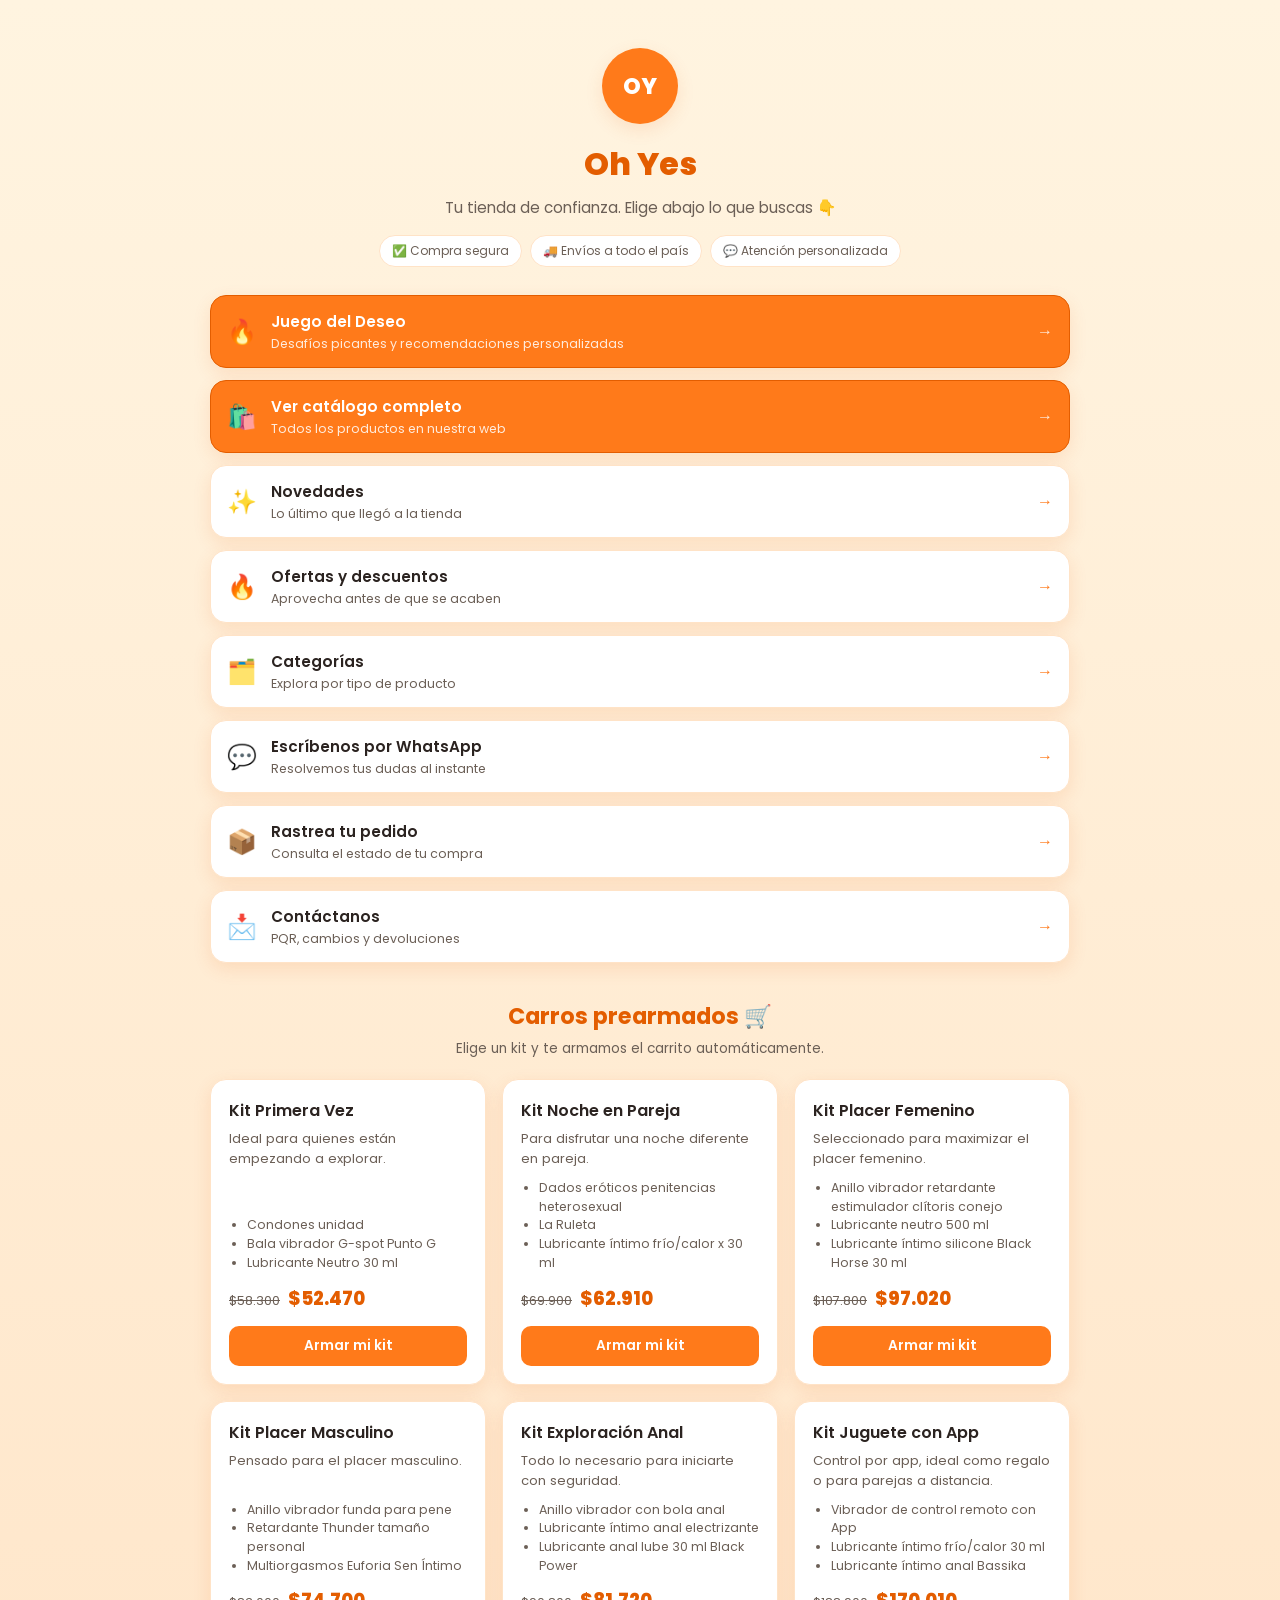
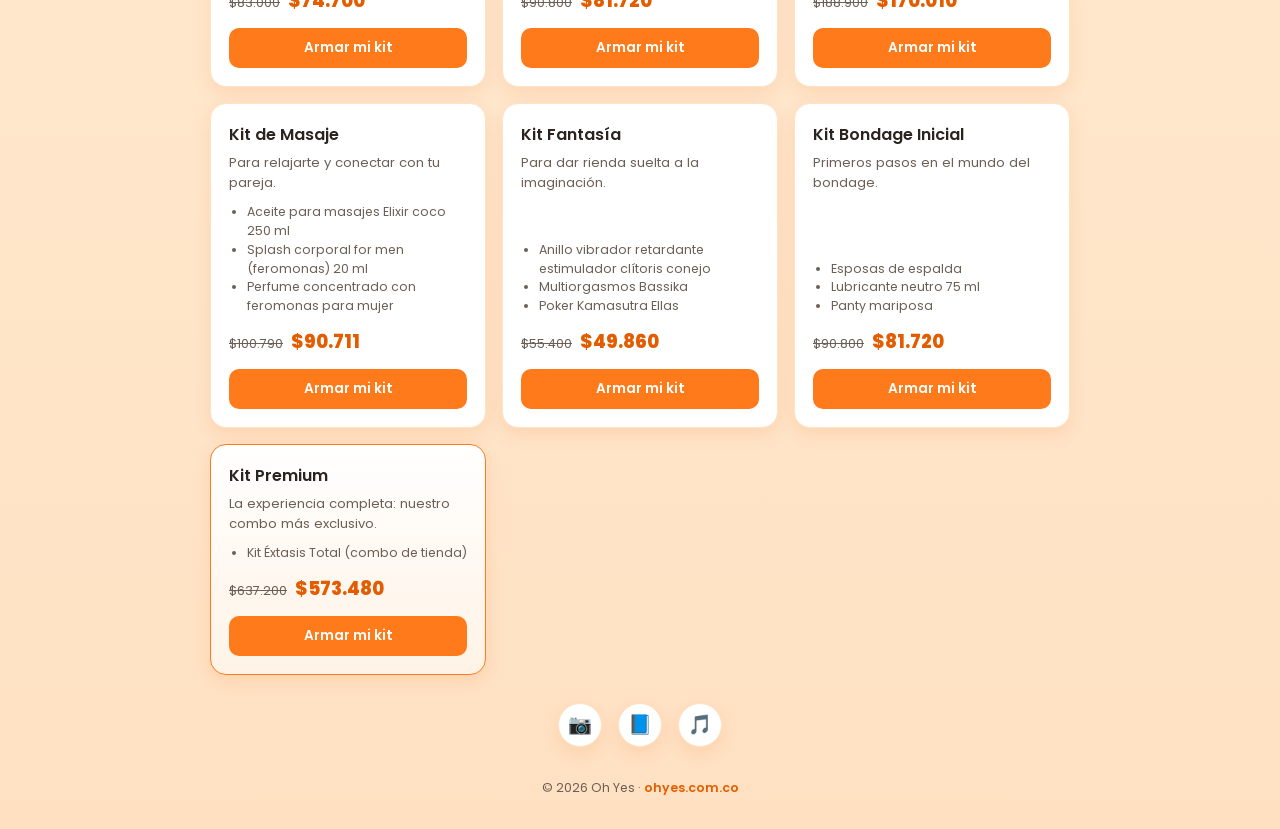
<file: index.html>
<!DOCTYPE html>
<html lang="es">
<head>
  <meta charset="UTF-8" />
  <meta name="viewport" content="width=device-width, initial-scale=1.0" />
  <title>Oh Yes | Accesos rápidos</title>
  <meta name="description" content="Todos los productos y canales de Oh Yes en un solo lugar. Encuentra lo que buscas más rápido." />
  <link rel="preconnect" href="https://fonts.googleapis.com" />
  <link rel="preconnect" href="https://fonts.gstatic.com" crossorigin />
  <link href="https://fonts.googleapis.com/css2?family=Poppins:wght@400;600;700;800&display=swap" rel="stylesheet" />
  <link href="styles.css" rel="stylesheet" type="text/css" />
</head>
<body>

  <main class="page">
    <header class="hero">
      <div class="avatar" aria-hidden="true">OY</div>
      <h1>Oh Yes</h1>
      <p class="tagline">Tu tienda de confianza. Elige abajo lo que buscas 👇</p>
      <div class="trust-badges">
        <span class="badge">✅ Compra segura</span>
        <span class="badge">🚚 Envíos a todo el país</span>
        <span class="badge">💬 Atención personalizada</span>
      </div>
    </header>

    <section class="links" aria-label="Accesos rápidos">

      <a class="link-card featured" href="juego.html" rel="noopener">
        <span class="icon">🔥</span>
        <span class="text">
          <strong>Juego del Deseo</strong>
          <small>Desafíos picantes y recomendaciones personalizadas</small>
        </span>
        <span class="arrow">→</span>
      </a>

      <a class="link-card featured" href="https://ohyes.com.co" target="_blank" rel="noopener">
        <span class="icon">🛍️</span>
        <span class="text">
          <strong>Ver catálogo completo</strong>
          <small>Todos los productos en nuestra web</small>
        </span>
        <span class="arrow">→</span>
      </a>

      <a class="link-card" href="https://ohyes.com.co/productos/nuevos" target="_blank" rel="noopener">
        <span class="icon">✨</span>
        <span class="text">
          <strong>Novedades</strong>
          <small>Lo último que llegó a la tienda</small>
        </span>
        <span class="arrow">→</span>
      </a>

      <a class="link-card" href="https://ohyes.com.co/productos/ofertas" target="_blank" rel="noopener">
        <span class="icon">🔥</span>
        <span class="text">
          <strong>Ofertas y descuentos</strong>
          <small>Aprovecha antes de que se acaben</small>
        </span>
        <span class="arrow">→</span>
      </a>

      <a class="link-card" href="https://ohyes.com.co/categorias" target="_blank" rel="noopener">
        <span class="icon">🗂️</span>
        <span class="text">
          <strong>Categorías</strong>
          <small>Explora por tipo de producto</small>
        </span>
        <span class="arrow">→</span>
      </a>

      <a class="link-card" href="https://wa.me/573005209029" target="_blank" rel="noopener">
        <span class="icon">💬</span>
        <span class="text">
          <strong>Escríbenos por WhatsApp</strong>
          <small>Resolvemos tus dudas al instante</small>
        </span>
        <span class="arrow">→</span>
      </a>

      <a class="link-card" href="https://ohyes.com.co/rastreo" target="_blank" rel="noopener">
        <span class="icon">📦</span>
        <span class="text">
          <strong>Rastrea tu pedido</strong>
          <small>Consulta el estado de tu compra</small>
        </span>
        <span class="arrow">→</span>
      </a>

      <a class="link-card" href="https://ohyes.com.co/contacto" target="_blank" rel="noopener">
        <span class="icon">📩</span>
        <span class="text">
          <strong>Contáctanos</strong>
          <small>PQR, cambios y devoluciones</small>
        </span>
        <span class="arrow">→</span>
      </a>

    </section>

    <section class="kits" aria-label="Carros prearmados">
      <h2>Carros prearmados 🛒</h2>
      <p class="section-sub">Elige un kit y te armamos el carrito automáticamente.</p>

      <div class="kit-grid">

        <article class="kit-card">
          <h3>Kit Primera Vez</h3>
          <p class="kit-desc">Ideal para quienes están empezando a explorar.</p>
          <ul class="kit-items">
            <li>Condones unidad</li>
            <li>Bala vibrador G-spot Punto G</li>
            <li>Lubricante Neutro 30 ml</li>
          </ul>
          <p class="kit-price"><span class="kit-old">$58.300</span> <span class="kit-new">$52.470</span></p>
          <a class="kit-btn" href="https://www.ohyes.com.co/carrito/?kit=primera-vez" target="_blank" rel="noopener">Armar mi kit</a>
        </article>

        <article class="kit-card">
          <h3>Kit Noche en Pareja</h3>
          <p class="kit-desc">Para disfrutar una noche diferente en pareja.</p>
          <ul class="kit-items">
            <li>Dados eróticos penitencias heterosexual</li>
            <li>La Ruleta</li>
            <li>Lubricante íntimo frío/calor x 30 ml</li>
          </ul>
          <p class="kit-price"><span class="kit-old">$69.900</span> <span class="kit-new">$62.910</span></p>
          <a class="kit-btn" href="https://www.ohyes.com.co/carrito/?kit=noche-pareja" target="_blank" rel="noopener">Armar mi kit</a>
        </article>

        <article class="kit-card">
          <h3>Kit Placer Femenino</h3>
          <p class="kit-desc">Seleccionado para maximizar el placer femenino.</p>
          <ul class="kit-items">
            <li>Anillo vibrador retardante estimulador clítoris conejo</li>
            <li>Lubricante neutro 500 ml</li>
            <li>Lubricante íntimo silicone Black Horse 30 ml</li>
          </ul>
          <p class="kit-price"><span class="kit-old">$107.800</span> <span class="kit-new">$97.020</span></p>
          <a class="kit-btn" href="https://www.ohyes.com.co/carrito/?kit=placer-femenino" target="_blank" rel="noopener">Armar mi kit</a>
        </article>

        <article class="kit-card">
          <h3>Kit Placer Masculino</h3>
          <p class="kit-desc">Pensado para el placer masculino.</p>
          <ul class="kit-items">
            <li>Anillo vibrador funda para pene</li>
            <li>Retardante Thunder tamaño personal</li>
            <li>Multiorgasmos Euforia Sen Íntimo</li>
          </ul>
          <p class="kit-price"><span class="kit-old">$83.000</span> <span class="kit-new">$74.700</span></p>
          <a class="kit-btn" href="https://www.ohyes.com.co/carrito/?kit=placer-masculino" target="_blank" rel="noopener">Armar mi kit</a>
        </article>

        <article class="kit-card">
          <h3>Kit Exploración Anal</h3>
          <p class="kit-desc">Todo lo necesario para iniciarte con seguridad.</p>
          <ul class="kit-items">
            <li>Anillo vibrador con bola anal</li>
            <li>Lubricante íntimo anal electrizante</li>
            <li>Lubricante anal lube 30 ml Black Power</li>
          </ul>
          <p class="kit-price"><span class="kit-old">$90.800</span> <span class="kit-new">$81.720</span></p>
          <a class="kit-btn" href="https://www.ohyes.com.co/carrito/?kit=exploracion-anal" target="_blank" rel="noopener">Armar mi kit</a>
        </article>

        <article class="kit-card">
          <h3>Kit Juguete con App</h3>
          <p class="kit-desc">Control por app, ideal como regalo o para parejas a distancia.</p>
          <ul class="kit-items">
            <li>Vibrador de control remoto con App</li>
            <li>Lubricante íntimo frío/calor 30 ml</li>
            <li>Lubricante íntimo anal Bassika</li>
          </ul>
          <p class="kit-price"><span class="kit-old">$188.900</span> <span class="kit-new">$170.010</span></p>
          <a class="kit-btn" href="https://www.ohyes.com.co/carrito/?kit=juguete-app" target="_blank" rel="noopener">Armar mi kit</a>
        </article>

        <article class="kit-card">
          <h3>Kit de Masaje</h3>
          <p class="kit-desc">Para relajarte y conectar con tu pareja.</p>
          <ul class="kit-items">
            <li>Aceite para masajes Elixir coco 250 ml</li>
            <li>Splash corporal for men (feromonas) 20 ml</li>
            <li>Perfume concentrado con feromonas para mujer</li>
          </ul>
          <p class="kit-price"><span class="kit-old">$100.790</span> <span class="kit-new">$90.711</span></p>
          <a class="kit-btn" href="https://www.ohyes.com.co/carrito/?kit=masaje" target="_blank" rel="noopener">Armar mi kit</a>
        </article>

        <article class="kit-card">
          <h3>Kit Fantasía</h3>
          <p class="kit-desc">Para dar rienda suelta a la imaginación.</p>
          <ul class="kit-items">
            <li>Anillo vibrador retardante estimulador clítoris conejo</li>
            <li>Multiorgasmos Bassika</li>
            <li>Poker Kamasutra Ellas</li>
          </ul>
          <p class="kit-price"><span class="kit-old">$55.400</span> <span class="kit-new">$49.860</span></p>
          <a class="kit-btn" href="https://www.ohyes.com.co/carrito/?kit=fantasia" target="_blank" rel="noopener">Armar mi kit</a>
        </article>

        <article class="kit-card">
          <h3>Kit Bondage Inicial</h3>
          <p class="kit-desc">Primeros pasos en el mundo del bondage.</p>
          <ul class="kit-items">
            <li>Esposas de espalda</li>
            <li>Lubricante neutro 75 ml</li>
            <li>Panty mariposa</li>
          </ul>
          <p class="kit-price"><span class="kit-old">$90.800</span> <span class="kit-new">$81.720</span></p>
          <a class="kit-btn" href="https://www.ohyes.com.co/carrito/?kit=bondage-inicial" target="_blank" rel="noopener">Armar mi kit</a>
        </article>

        <article class="kit-card featured">
          <h3>Kit Premium</h3>
          <p class="kit-desc">La experiencia completa: nuestro combo más exclusivo.</p>
          <ul class="kit-items">
            <li>Kit Éxtasis Total (combo de tienda)</li>
          </ul>
          <p class="kit-price"><span class="kit-old">$637.200</span> <span class="kit-new">$573.480</span></p>
          <a class="kit-btn" href="https://www.ohyes.com.co/carrito/?kit=premium" target="_blank" rel="noopener">Armar mi kit</a>
        </article>

      </div>
    </section>

    <section class="socials" aria-label="Redes sociales">
      <a href="https://instagram.com/ohyes.com.co" target="_blank" rel="noopener" aria-label="Instagram">📷</a>
      <a href="https://facebook.com/ohyes.com.co" target="_blank" rel="noopener" aria-label="Facebook">📘</a>
      <a href="https://tiktok.com/@ohyes.com.co" target="_blank" rel="noopener" aria-label="TikTok">🎵</a>
    </section>

    <footer class="footer">
      <p>© <span id="year"></span> Oh Yes · <a href="https://ohyes.com.co" target="_blank" rel="noopener">ohyes.com.co</a></p>
    </footer>
  </main>

  <script>
    document.getElementById('year').textContent = new Date().getFullYear();
  </script>

</body>
</html>
</file>
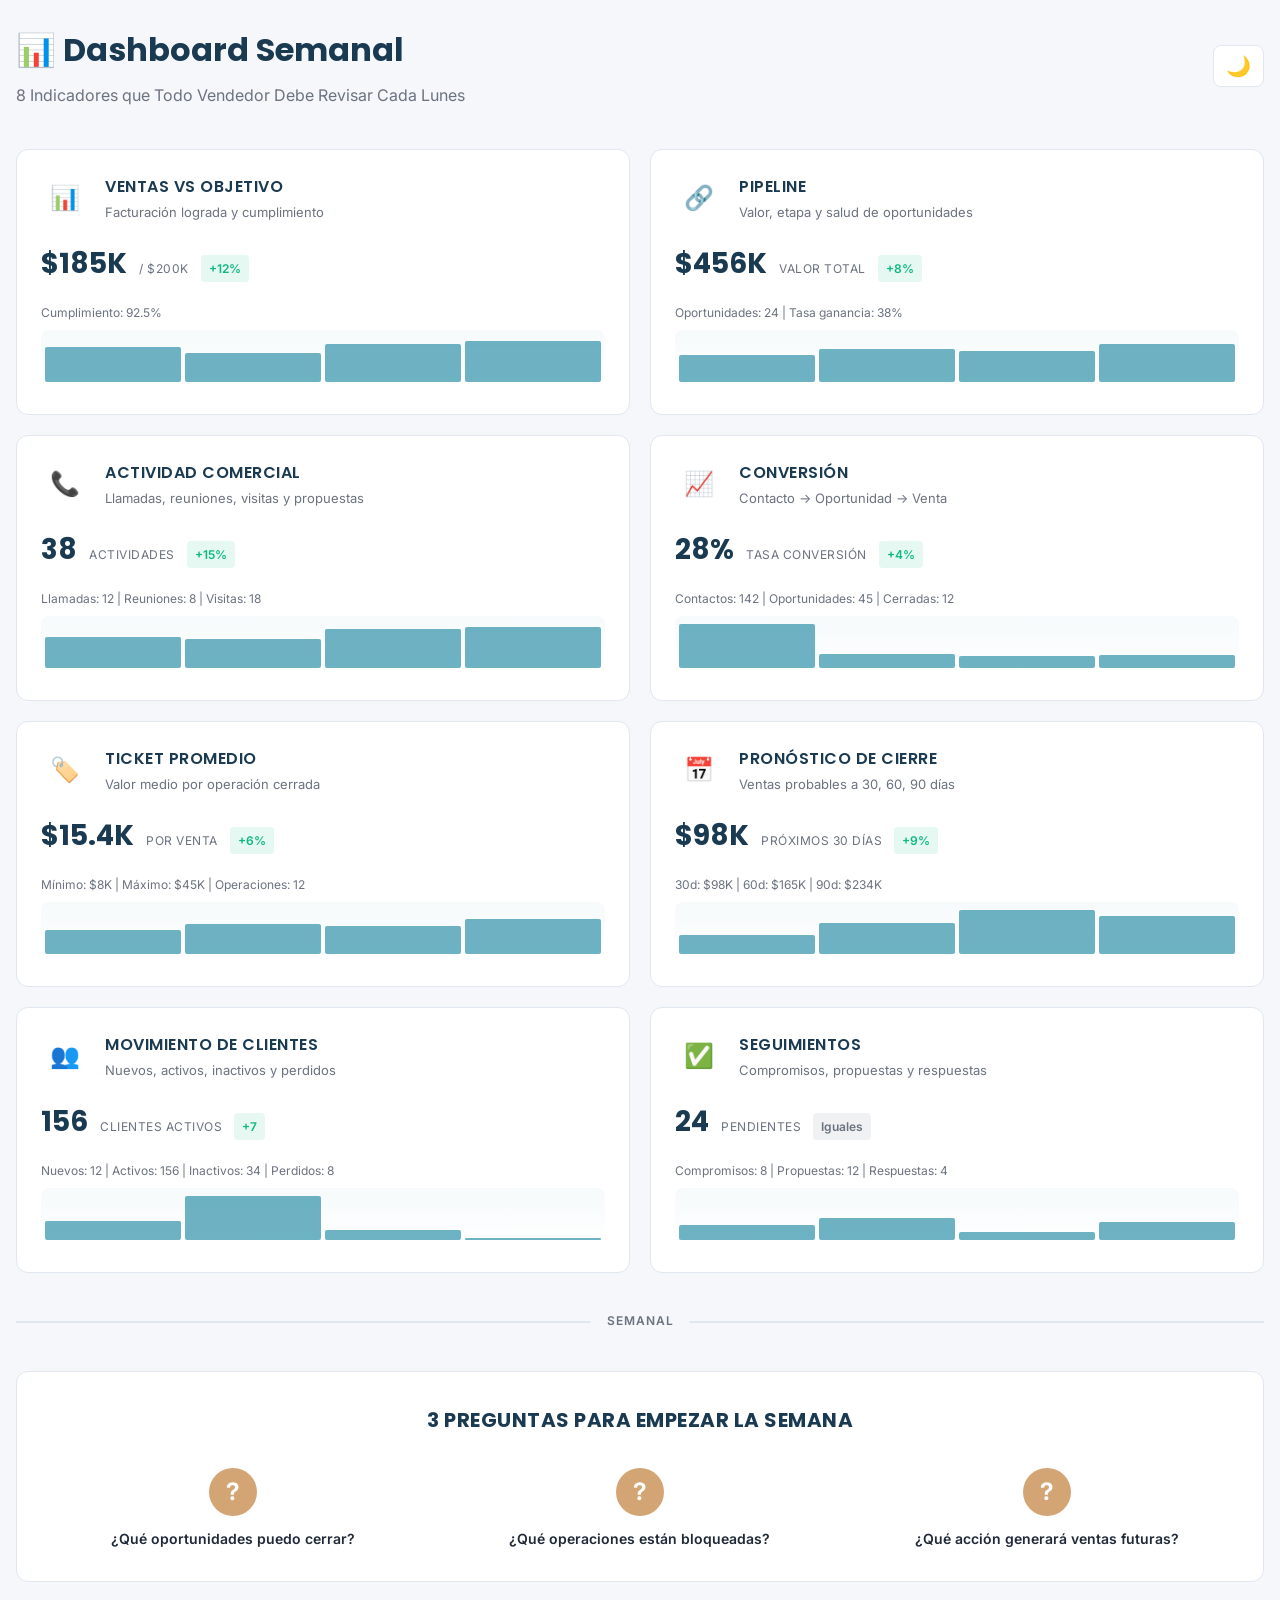
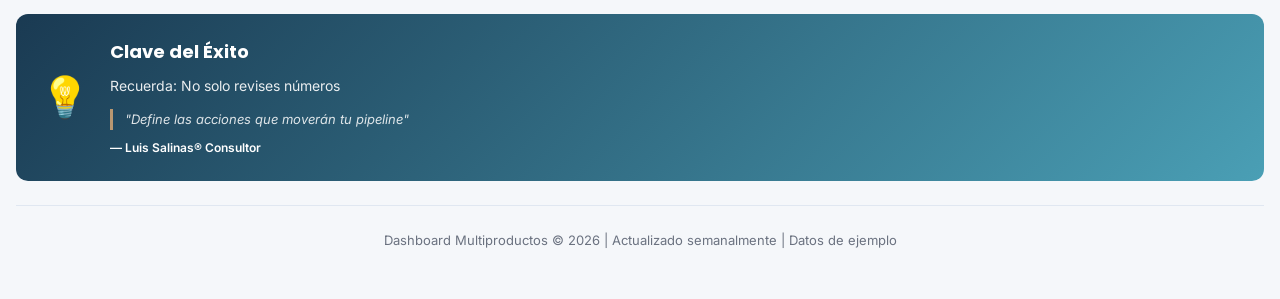
<file: dashboard-indicadores.html>
<!DOCTYPE html>
<html lang="es">
<head>
    <meta charset="UTF-8">
    <meta name="viewport" content="width=device-width, initial-scale=1.0">
    <title>Dashboard Indicadores - Multiproductos</title>
    <link rel="stylesheet" href="https://fonts.googleapis.com/css2?family=Poppins:wght@600;700;800&family=Inter:wght@400;500;600&display=swap">
    <style>
        :root {
            --color-primary: #1a3a52;
            --color-secondary: #4a9fb5;
            --color-accent: #d4a574;
            --color-success: #10b981;
            --color-warning: #f59e0b;
            --color-danger: #ef4444;
            --color-bg: #f5f7fa;
            --color-surface: #ffffff;
            --color-border: #e0e7f1;
            --color-text: #1f2937;
            --color-text-secondary: #6b7280;
            --color-text-light: #9ca3af;
        }

        @media (prefers-color-scheme: dark) {
            :root:not([data-theme="light"]) {
                --color-bg: #0f1419;
                --color-surface: #1a1f2e;
                --color-border: #2d3748;
                --color-text: #f3f4f6;
                --color-text-secondary: #d1d5db;
                --color-text-light: #9ca3af;
            }
        }

        :root[data-theme="dark"] {
            --color-bg: #0f1419;
            --color-surface: #1a1f2e;
            --color-border: #2d3748;
            --color-text: #f3f4f6;
            --color-text-secondary: #d1d5db;
            --color-text-light: #9ca3af;
        }

        * {
            margin: 0;
            padding: 0;
            box-sizing: border-box;
        }

        body {
            font-family: 'Inter', -apple-system, BlinkMacSystemFont, 'Segoe UI', sans-serif;
            background: var(--color-bg);
            color: var(--color-text);
            line-height: 1.6;
            padding: 24px 16px;
        }

        .container {
            max-width: 1400px;
            margin: 0 auto;
        }

        .header {
            margin-bottom: 40px;
        }

        .header-top {
            display: flex;
            justify-content: space-between;
            align-items: center;
            margin-bottom: 12px;
        }

        .header-title {
            font-family: 'Poppins', sans-serif;
            font-size: 32px;
            font-weight: 700;
            color: var(--color-primary);
            text-wrap: balance;
        }

        .header-subtitle {
            font-size: 16px;
            color: var(--color-text-secondary);
            margin-top: 8px;
        }

        .theme-toggle {
            background: var(--color-surface);
            border: 1px solid var(--color-border);
            border-radius: 8px;
            padding: 8px 12px;
            cursor: pointer;
            font-size: 20px;
            transition: all 0.3s ease;
        }

        .theme-toggle:hover {
            background: var(--color-border);
        }

        .indicators-grid {
            display: grid;
            grid-template-columns: repeat(auto-fit, minmax(320px, 1fr));
            gap: 20px;
            margin-bottom: 40px;
        }

        @media (min-width: 1200px) {
            .indicators-grid {
                grid-template-columns: repeat(2, 1fr);
            }
        }

        .indicator-card {
            background: var(--color-surface);
            border: 1px solid var(--color-border);
            border-radius: 12px;
            padding: 24px;
            transition: all 0.3s ease;
        }

        .indicator-card:hover {
            border-color: var(--color-secondary);
            box-shadow: 0 4px 12px rgba(74, 159, 181, 0.1);
            transform: translateY(-2px);
        }

        .card-header {
            display: flex;
            align-items: center;
            gap: 16px;
            margin-bottom: 20px;
        }

        .card-icon {
            width: 48px;
            height: 48px;
            background: linear-gradient(135deg, var(--color-secondary), var(--color-secondary)aa);
            border-radius: 10px;
            display: flex;
            align-items: center;
            justify-content: center;
            font-size: 24px;
            flex-shrink: 0;
        }

        .card-number {
            width: 32px;
            height: 32px;
            background: var(--color-accent);
            border-radius: 50%;
            display: flex;
            align-items: center;
            justify-content: center;
            font-weight: 600;
            color: white;
            font-size: 14px;
        }

        .card-title-section h3 {
            font-family: 'Poppins', sans-serif;
            font-size: 16px;
            font-weight: 600;
            color: var(--color-primary);
            margin-bottom: 4px;
            text-transform: uppercase;
            letter-spacing: 0.5px;
        }

        .card-description {
            font-size: 13px;
            color: var(--color-text-secondary);
            line-height: 1.4;
        }

        .card-metric {
            display: flex;
            align-items: baseline;
            gap: 12px;
            margin-bottom: 16px;
        }

        .metric-value {
            font-family: 'Poppins', sans-serif;
            font-size: 28px;
            font-weight: 700;
            color: var(--color-primary);
            font-variant-numeric: tabular-nums;
        }

        .metric-label {
            font-size: 12px;
            color: var(--color-text-secondary);
            text-transform: uppercase;
            letter-spacing: 0.5px;
        }

        .metric-change {
            font-size: 12px;
            font-weight: 600;
            padding: 4px 8px;
            border-radius: 4px;
            display: inline-block;
        }

        .metric-change.positive {
            background: rgba(16, 185, 129, 0.1);
            color: var(--color-success);
        }

        .metric-change.negative {
            background: rgba(239, 68, 68, 0.1);
            color: var(--color-danger);
        }

        .metric-change.neutral {
            background: rgba(107, 114, 128, 0.1);
            color: var(--color-text-secondary);
        }

        .mini-chart {
            height: 60px;
            background: linear-gradient(180deg, rgba(74, 159, 181, 0.05) 0%, transparent 100%);
            border-radius: 8px;
            display: flex;
            align-items: flex-end;
            gap: 4px;
            padding: 8px 4px;
        }

        .chart-bar {
            flex: 1;
            background: var(--color-secondary);
            border-radius: 2px;
            opacity: 0.8;
            transition: opacity 0.2s ease;
        }

        .chart-bar:hover {
            opacity: 1;
        }

        .section-divider {
            margin: 48px 0;
            border: none;
            border-top: 2px solid var(--color-border);
            position: relative;
        }

        .section-divider::after {
            content: 'SEMANAL';
            position: absolute;
            top: -12px;
            left: 50%;
            transform: translateX(-50%);
            background: var(--color-bg);
            padding: 0 16px;
            font-size: 12px;
            font-weight: 600;
            color: var(--color-text-secondary);
            text-transform: uppercase;
            letter-spacing: 1px;
        }

        .weekly-questions {
            background: var(--color-surface);
            border: 1px solid var(--color-border);
            border-radius: 12px;
            padding: 32px 24px;
            margin-bottom: 32px;
        }

        .questions-title {
            font-family: 'Poppins', sans-serif;
            font-size: 20px;
            font-weight: 700;
            color: var(--color-primary);
            text-align: center;
            margin-bottom: 32px;
            text-transform: uppercase;
            letter-spacing: 0.5px;
        }

        .questions-grid {
            display: grid;
            grid-template-columns: repeat(auto-fit, minmax(200px, 1fr));
            gap: 24px;
        }

        .question-card {
            text-align: center;
        }

        .question-icon {
            width: 48px;
            height: 48px;
            background: var(--color-accent);
            border-radius: 50%;
            display: flex;
            align-items: center;
            justify-content: center;
            font-size: 24px;
            margin: 0 auto 12px;
            color: white;
            font-weight: 700;
        }

        .question-text {
            font-size: 14px;
            font-weight: 600;
            color: var(--color-text);
            line-height: 1.5;
        }

        .insight-box {
            background: linear-gradient(135deg, var(--color-primary) 0%, var(--color-secondary) 100%);
            border-radius: 12px;
            padding: 24px;
            color: white;
            display: flex;
            align-items: center;
            gap: 20px;
            margin-bottom: 24px;
        }

        .insight-icon {
            font-size: 40px;
            flex-shrink: 0;
        }

        .insight-text {
            flex: 1;
        }

        .insight-title {
            font-family: 'Poppins', sans-serif;
            font-size: 18px;
            font-weight: 700;
            margin-bottom: 8px;
        }

        .insight-subtitle {
            font-size: 14px;
            opacity: 0.9;
            margin-bottom: 12px;
        }

        .insight-quote {
            font-size: 13px;
            font-style: italic;
            opacity: 0.85;
            border-left: 3px solid var(--color-accent);
            padding-left: 12px;
        }

        .insight-author {
            font-size: 12px;
            margin-top: 8px;
            font-weight: 600;
        }

        .footer {
            text-align: center;
            padding: 24px 0;
            border-top: 1px solid var(--color-border);
            font-size: 13px;
            color: var(--color-text-secondary);
        }

        @media (max-width: 768px) {
            .header-title {
                font-size: 24px;
            }

            .indicators-grid {
                grid-template-columns: 1fr;
            }

            .indicator-card {
                padding: 16px;
            }

            .metric-value {
                font-size: 24px;
            }

            .questions-grid {
                grid-template-columns: 1fr;
            }

            .insight-box {
                flex-direction: column;
                text-align: center;
            }
        }
    </style>
</head>
<body>
    <div class="container">
        <div class="header">
            <div class="header-top">
                <div>
                    <div class="header-title">📊 Dashboard Semanal</div>
                    <div class="header-subtitle">8 Indicadores que Todo Vendedor Debe Revisar Cada Lunes</div>
                </div>
                <button class="theme-toggle" onclick="toggleTheme()" title="Cambiar tema">🌙</button>
            </div>
        </div>

        <div class="indicators-grid">
            <!-- Indicador 1: Ventas vs Objetivo -->
            <div class="indicator-card">
                <div class="card-header">
                    <div class="card-icon">📊</div>
                    <div class="card-title-section">
                        <h3>Ventas vs Objetivo</h3>
                        <p class="card-description">Facturación lograda y cumplimiento</p>
                    </div>
                </div>
                <div class="card-metric">
                    <span class="metric-value">$185K</span>
                    <span class="metric-label">/ $200K</span>
                    <span class="metric-change positive">+12%</span>
                </div>
                <div style="margin-bottom: 8px; font-size: 12px; color: var(--color-text-secondary);">Cumplimiento: 92.5%</div>
                <div class="mini-chart">
                    <div class="chart-bar" style="height: 80%;"></div>
                    <div class="chart-bar" style="height: 65%;"></div>
                    <div class="chart-bar" style="height: 85%;"></div>
                    <div class="chart-bar" style="height: 92%;"></div>
                </div>
            </div>

            <!-- Indicador 2: Pipeline -->
            <div class="indicator-card">
                <div class="card-header">
                    <div class="card-icon">🔗</div>
                    <div class="card-title-section">
                        <h3>Pipeline</h3>
                        <p class="card-description">Valor, etapa y salud de oportunidades</p>
                    </div>
                </div>
                <div class="card-metric">
                    <span class="metric-value">$456K</span>
                    <span class="metric-label">Valor Total</span>
                    <span class="metric-change positive">+8%</span>
                </div>
                <div style="margin-bottom: 8px; font-size: 12px; color: var(--color-text-secondary);">Oportunidades: 24 | Tasa ganancia: 38%</div>
                <div class="mini-chart">
                    <div class="chart-bar" style="height: 60%;"></div>
                    <div class="chart-bar" style="height: 75%;"></div>
                    <div class="chart-bar" style="height: 70%;"></div>
                    <div class="chart-bar" style="height: 85%;"></div>
                </div>
            </div>

            <!-- Indicador 3: Actividad Comercial -->
            <div class="indicator-card">
                <div class="card-header">
                    <div class="card-icon">📞</div>
                    <div class="card-title-section">
                        <h3>Actividad Comercial</h3>
                        <p class="card-description">Llamadas, reuniones, visitas y propuestas</p>
                    </div>
                </div>
                <div class="card-metric">
                    <span class="metric-value">38</span>
                    <span class="metric-label">Actividades</span>
                    <span class="metric-change positive">+15%</span>
                </div>
                <div style="margin-bottom: 8px; font-size: 12px; color: var(--color-text-secondary);">Llamadas: 12 | Reuniones: 8 | Visitas: 18</div>
                <div class="mini-chart">
                    <div class="chart-bar" style="height: 70%;"></div>
                    <div class="chart-bar" style="height: 65%;"></div>
                    <div class="chart-bar" style="height: 88%;"></div>
                    <div class="chart-bar" style="height: 92%;"></div>
                </div>
            </div>

            <!-- Indicador 4: Conversión -->
            <div class="indicator-card">
                <div class="card-header">
                    <div class="card-icon">📈</div>
                    <div class="card-title-section">
                        <h3>Conversión</h3>
                        <p class="card-description">Contacto → Oportunidad → Venta</p>
                    </div>
                </div>
                <div class="card-metric">
                    <span class="metric-value">28%</span>
                    <span class="metric-label">Tasa Conversión</span>
                    <span class="metric-change positive">+4%</span>
                </div>
                <div style="margin-bottom: 8px; font-size: 12px; color: var(--color-text-secondary);">Contactos: 142 | Oportunidades: 45 | Cerradas: 12</div>
                <div class="mini-chart">
                    <div class="chart-bar" style="height: 100%;"></div>
                    <div class="chart-bar" style="height: 32%;"></div>
                    <div class="chart-bar" style="height: 27%;"></div>
                    <div class="chart-bar" style="height: 28%;"></div>
                </div>
            </div>

            <!-- Indicador 5: Ticket Promedio -->
            <div class="indicator-card">
                <div class="card-header">
                    <div class="card-icon">🏷️</div>
                    <div class="card-title-section">
                        <h3>Ticket Promedio</h3>
                        <p class="card-description">Valor medio por operación cerrada</p>
                    </div>
                </div>
                <div class="card-metric">
                    <span class="metric-value">$15.4K</span>
                    <span class="metric-label">Por Venta</span>
                    <span class="metric-change positive">+6%</span>
                </div>
                <div style="margin-bottom: 8px; font-size: 12px; color: var(--color-text-secondary);">Mínimo: $8K | Máximo: $45K | Operaciones: 12</div>
                <div class="mini-chart">
                    <div class="chart-bar" style="height: 55%;"></div>
                    <div class="chart-bar" style="height: 68%;"></div>
                    <div class="chart-bar" style="height: 62%;"></div>
                    <div class="chart-bar" style="height: 78%;"></div>
                </div>
            </div>

            <!-- Indicador 6: Pronóstico de Cierre -->
            <div class="indicator-card">
                <div class="card-header">
                    <div class="card-icon">📅</div>
                    <div class="card-title-section">
                        <h3>Pronóstico de Cierre</h3>
                        <p class="card-description">Ventas probables a 30, 60, 90 días</p>
                    </div>
                </div>
                <div class="card-metric">
                    <span class="metric-value">$98K</span>
                    <span class="metric-label">Próximos 30 días</span>
                    <span class="metric-change positive">+9%</span>
                </div>
                <div style="margin-bottom: 8px; font-size: 12px; color: var(--color-text-secondary);">30d: $98K | 60d: $165K | 90d: $234K</div>
                <div class="mini-chart">
                    <div class="chart-bar" style="height: 42%;"></div>
                    <div class="chart-bar" style="height: 70%;"></div>
                    <div class="chart-bar" style="height: 100%;"></div>
                    <div class="chart-bar" style="height: 85%;"></div>
                </div>
            </div>

            <!-- Indicador 7: Movimiento de Clientes -->
            <div class="indicator-card">
                <div class="card-header">
                    <div class="card-icon">👥</div>
                    <div class="card-title-section">
                        <h3>Movimiento de Clientes</h3>
                        <p class="card-description">Nuevos, activos, inactivos y perdidos</p>
                    </div>
                </div>
                <div class="card-metric">
                    <span class="metric-value">156</span>
                    <span class="metric-label">Clientes Activos</span>
                    <span class="metric-change positive">+7</span>
                </div>
                <div style="margin-bottom: 8px; font-size: 12px; color: var(--color-text-secondary);">Nuevos: 12 | Activos: 156 | Inactivos: 34 | Perdidos: 8</div>
                <div class="mini-chart">
                    <div class="chart-bar" style="height: 42%;"></div>
                    <div class="chart-bar" style="height: 100%;"></div>
                    <div class="chart-bar" style="height: 22%;"></div>
                    <div class="chart-bar" style="height: 5%;"></div>
                </div>
            </div>

            <!-- Indicador 8: Seguimientos -->
            <div class="indicator-card">
                <div class="card-header">
                    <div class="card-icon">✅</div>
                    <div class="card-title-section">
                        <h3>Seguimientos</h3>
                        <p class="card-description">Compromisos, propuestas y respuestas</p>
                    </div>
                </div>
                <div class="card-metric">
                    <span class="metric-value">24</span>
                    <span class="metric-label">Pendientes</span>
                    <span class="metric-change neutral">Iguales</span>
                </div>
                <div style="margin-bottom: 8px; font-size: 12px; color: var(--color-text-secondary);">Compromisos: 8 | Propuestas: 12 | Respuestas: 4</div>
                <div class="mini-chart">
                    <div class="chart-bar" style="height: 33%;"></div>
                    <div class="chart-bar" style="height: 50%;"></div>
                    <div class="chart-bar" style="height: 17%;"></div>
                    <div class="chart-bar" style="height: 40%;"></div>
                </div>
            </div>
        </div>

        <div class="section-divider"></div>

        <div class="weekly-questions">
            <div class="questions-title">3 Preguntas Para Empezar La Semana</div>
            <div class="questions-grid">
                <div class="question-card">
                    <div class="question-icon">?</div>
                    <div class="question-text">¿Qué oportunidades puedo cerrar?</div>
                </div>
                <div class="question-card">
                    <div class="question-icon">?</div>
                    <div class="question-text">¿Qué operaciones están bloqueadas?</div>
                </div>
                <div class="question-card">
                    <div class="question-icon">?</div>
                    <div class="question-text">¿Qué acción generará ventas futuras?</div>
                </div>
            </div>
        </div>

        <div class="insight-box">
            <div class="insight-icon">💡</div>
            <div class="insight-text">
                <div class="insight-title">Clave del Éxito</div>
                <div class="insight-subtitle">Recuerda: No solo revises números</div>
                <div class="insight-quote">
                    "Define las acciones que moverán tu pipeline"
                </div>
                <div class="insight-author">— Luis Salinas® Consultor</div>
            </div>
        </div>

        <div class="footer">
            <p>Dashboard Multiproductos © 2026 | Actualizado semanalmente | Datos de ejemplo</p>
        </div>
    </div>

    <script>
        function toggleTheme() {
            const html = document.documentElement;
            const currentTheme = html.getAttribute('data-theme');
            const newTheme = currentTheme === 'dark' ? 'light' : 'dark';
            html.setAttribute('data-theme', newTheme);
            localStorage.setItem('theme', newTheme);
            updateToggleButton();
        }

        function updateToggleButton() {
            const html = document.documentElement;
            const isDark = html.getAttribute('data-theme') === 'dark';
            document.querySelector('.theme-toggle').textContent = isDark ? '☀️' : '🌙';
        }

        // Cargar tema guardado
        const savedTheme = localStorage.getItem('theme');
        if (savedTheme) {
            document.documentElement.setAttribute('data-theme', savedTheme);
        }
        updateToggleButton();

        // Simular actualización de datos
        function updateMetrics() {
            const metrics = document.querySelectorAll('.metric-value');
            metrics.forEach(metric => {
                if (metric.textContent.includes('$')) {
                    const value = parseInt(metric.textContent.replace(/\D/g, ''));
                    const variation = (Math.random() - 0.5) * value * 0.02;
                    metric.textContent = '$' + (value + variation).toFixed(0) + 'K';
                }
            });
        }
    </script>
</body>
</html>
</file>
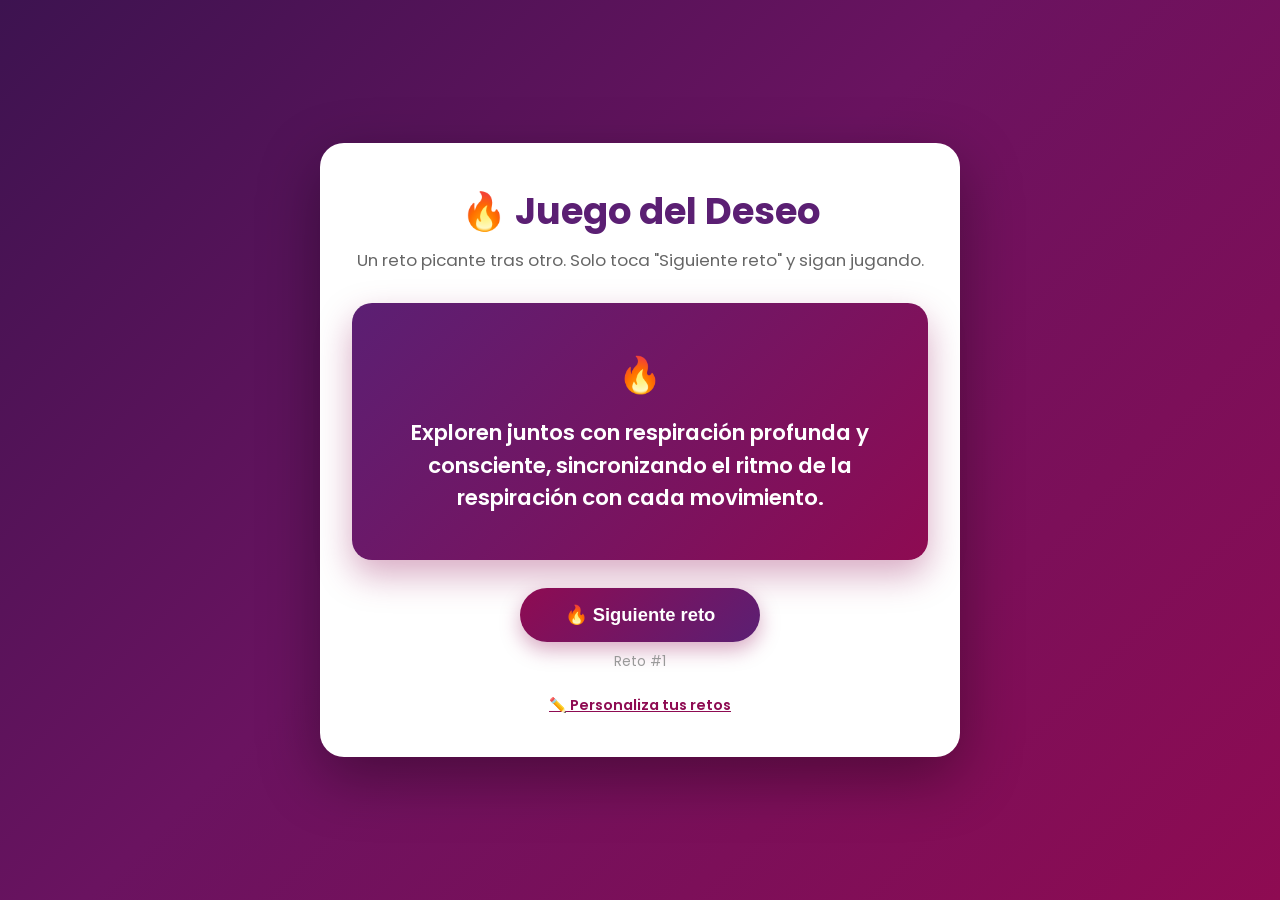
<file: juego.html>
<!DOCTYPE html>
<html lang="es">
<head>
  <meta charset="UTF-8" />
  <meta name="viewport" content="width=device-width, initial-scale=1.0" />
  <title>Juego del Deseo - Oh Yes</title>
  <meta name="description" content="Juego erótico continuo para parejas. Un reto picante tras otro, sin pausas." />
  <link rel="preconnect" href="https://fonts.googleapis.com" />
  <link rel="preconnect" href="https://fonts.gstatic.com" crossorigin />
  <link href="https://fonts.googleapis.com/css2?family=Poppins:wght@400;600;700;800&display=swap" rel="stylesheet" />
  <style>
    * {
      margin: 0;
      padding: 0;
      box-sizing: border-box;
    }

    :root {
      --purple: #5b1f73;
      --wine: #8e0b52;
      --ink: #1a1a1a;
      --muted: #666;
    }

    body {
      font-family: 'Poppins', sans-serif;
      background: linear-gradient(135deg, #3d1350 0%, #6a1360 45%, #8e0b52 100%);
      min-height: 100vh;
      padding: 20px;
      color: var(--ink);
      display: flex;
      align-items: center;
      justify-content: center;
    }

    .container {
      width: 100%;
      max-width: 640px;
      background: white;
      border-radius: 24px;
      padding: 40px 32px;
      box-shadow: 0 20px 60px rgba(0, 0, 0, 0.35);
    }

    header {
      text-align: center;
      margin-bottom: 30px;
    }

    h1 {
      font-size: 2.3em;
      color: var(--purple);
      margin-bottom: 8px;
    }

    .tagline {
      font-size: 1.05em;
      color: var(--muted);
    }

    .challenge-card {
      background: linear-gradient(135deg, var(--purple) 0%, var(--wine) 100%);
      color: white;
      border-radius: 20px;
      padding: 45px 30px;
      min-height: 200px;
      display: flex;
      flex-direction: column;
      align-items: center;
      justify-content: center;
      text-align: center;
      box-shadow: 0 15px 35px rgba(142, 11, 82, 0.35);
      animation: fadeIn 0.4s ease;
    }

    .challenge-card.fade {
      animation: fadeIn 0.4s ease;
    }

    @keyframes fadeIn {
      from { opacity: 0; transform: translateY(8px); }
      to { opacity: 1; transform: translateY(0); }
    }

    .challenge-icon {
      font-size: 2.2em;
      margin-bottom: 16px;
    }

    #challengeText {
      font-size: 1.35em;
      font-weight: 600;
      line-height: 1.5;
    }

    .actions {
      display: flex;
      justify-content: center;
      margin: 28px 0 10px;
    }

    .next-btn {
      background: linear-gradient(135deg, var(--wine) 0%, var(--purple) 100%);
      color: white;
      border: none;
      padding: 16px 45px;
      font-size: 1.15em;
      border-radius: 30px;
      cursor: pointer;
      font-weight: 700;
      transition: all 0.25s;
      box-shadow: 0 8px 20px rgba(142, 11, 82, 0.35);
    }

    .next-btn:hover {
      transform: scale(1.05);
      box-shadow: 0 12px 28px rgba(142, 11, 82, 0.45);
    }

    .next-btn:active {
      transform: scale(0.97);
    }

    .counter {
      text-align: center;
      color: #999;
      font-size: 0.85em;
      margin-top: 4px;
    }

    .product-recommendation {
      background: linear-gradient(135deg, #faf3fa 0%, #f3e3ee 100%);
      padding: 20px;
      border-radius: 15px;
      margin-top: 22px;
      border-left: 5px solid var(--wine);
      text-align: center;
      animation: fadeIn 0.4s ease;
    }

    .product-recommendation h4 {
      color: var(--wine);
      margin-bottom: 12px;
      font-size: 1.05em;
    }

    .discount-badge { display: inline-block; background: #2a8f4f; color: white; font-size: 0.8em; font-weight: 700; padding: 4px 10px; border-radius: 12px; white-space: nowrap; } .product-item {
      background: white;
      padding: 12px;
      border-radius: 10px;
      margin: 0 0 12px;
      font-weight: 600;
      color: var(--wine);
    }

    .add-cart-btn {
      background: var(--wine);
      color: white;
      border: none;
      padding: 10px 22px;
      border-radius: 20px;
      cursor: pointer;
      font-weight: 600;
      transition: all 0.3s;
    }

    .add-cart-btn:hover {
      background: var(--purple);
      transform: scale(1.05);
    }

    .catalog-line {
      margin-top: 10px;
    }

    .catalog-btn {
      background: none;
      color: var(--purple);
      border: 2px solid var(--purple);
      padding: 8px 18px;
      border-radius: 20px;
      cursor: pointer;
      font-weight: 600;
      font-family: inherit;
      font-size: 0.9em;
      transition: all 0.3s;
    }

    .catalog-btn:hover {
      background: var(--purple);
      color: white;
    }

    .whatsapp-btn { background: #25D366; color: white; border: none; padding: 8px 18px; border-radius: 20px; cursor: pointer; font-weight: 600; font-family: inherit; font-size: 0.9em; transition: all 0.3s; margin-top: 8px; display: inline-block; text-decoration: none; } .whatsapp-btn:hover { background: #1ebe57; } .promo-note { display: block; margin-top: 6px; font-size: 0.75em; color: var(--muted); } .customize {
      text-align: center;
      margin-top: 20px;
    }

    .link-btn {
      background: none;
      border: none;
      color: var(--wine);
      font-weight: 600;
      cursor: pointer;
      font-size: 0.9em;
      text-decoration: underline;
      font-family: inherit;
    }

    .custom-panel {
      margin-top: 14px;
      background: #faf3fa;
      border-radius: 14px;
      padding: 20px;
      text-align: left;
    }

    .custom-hint {
      font-size: 0.85em;
      color: var(--muted);
      margin-bottom: 12px;
      line-height: 1.4;
    }

    .custom-input {
      width: 100%;
      padding: 10px 12px;
      margin-bottom: 8px;
      border: 2px solid #e6d3e0;
      border-radius: 10px;
      font-family: inherit;
      font-size: 0.95em;
      color: var(--ink);
    }

    .custom-input:focus {
      outline: none;
      border-color: var(--wine);
    }

    .save-btn {
      background: var(--purple);
      color: white;
      border: none;
      padding: 10px 24px;
      border-radius: 20px;
      cursor: pointer;
      font-weight: 600;
      font-family: inherit;
      transition: all 0.25s;
    }

    .save-btn:hover {
      background: var(--wine);
    }

    .save-msg {
      display: inline-block;
      color: #2a8f4f;
      font-size: 0.85em;
      margin-left: 10px;
      font-weight: 600;
    }

    @media (max-width: 480px) {
      .container {
        padding: 30px 20px;
      }

      h1 {
        font-size: 1.9em;
      }

      #challengeText {
        font-size: 1.2em;
      }
    }
  </style>
</head>
<body>
  <div class="container">
    <header>
      <h1>🔥 Juego del Deseo</h1>
      <p class="tagline">Un reto picante tras otro. Solo toca "Siguiente reto" y sigan jugando.</p>
    </header>

    <div class="challenge-card" id="challengeCard">
      <div class="challenge-icon">🔥</div>
      <p id="challengeText"></p>
    </div>

    <div class="actions">
      <button class="next-btn" id="nextBtn" onclick="nextChallenge()">🔥 Siguiente reto</button>
    </div>
    <p class="counter" id="counter"></p>

    <div id="productSuggestion" class="product-recommendation" style="display:none;"></div>

    <div class="customize">
      <button class="link-btn" id="toggleCustomBtn" onclick="toggleCustomPanel()">✏️ Personaliza tus retos</button>
      <div class="custom-panel" id="customPanel" style="display:none;">
        <p class="custom-hint">Agrega hasta 4 retos propios. Se guardan en este navegador y se mezclan con los demás la próxima vez que jueguen.</p>
        <input type="text" class="custom-input" id="custom1" maxlength="140" placeholder="Tu reto personalizado 1">
        <input type="text" class="custom-input" id="custom2" maxlength="140" placeholder="Tu reto personalizado 2">
        <input type="text" class="custom-input" id="custom3" maxlength="140" placeholder="Tu reto personalizado 3">
        <input type="text" class="custom-input" id="custom4" maxlength="140" placeholder="Tu reto personalizado 4">
        <button class="save-btn" onclick="saveCustomChallenges()">Guardar retos</button>
        <span class="save-msg" id="saveMsg"></span>
      </div>
    </div>
  </div>

  <script>
    const CATALOG_URL = 'https://www.multiproductos.pro/catalogo';
    const CUSTOM_KEY = 'juegoDeseoCustomRetos';

    const productLinks = {
      'primera-vez': { name: 'Primera Vez', url: CATALOG_URL },
      'noche-pareja': { name: 'Noche en Pareja', url: CATALOG_URL },
      'placer-femenino': { name: 'Placer Femenino', url: CATALOG_URL },
      'placer-masculino': { name: 'Placer Masculino', url: CATALOG_URL },
      'exploracion-anal': { name: 'Exploración Anal', url: CATALOG_URL },
      'juguete-app': { name: 'Juguete con App', url: CATALOG_URL },
      'masaje': { name: 'Masaje', url: CATALOG_URL },
      'fantasia': { name: 'Fantasía', url: CATALOG_URL },
      'bondage-inicial': { name: 'Bondage Inicial', url: CATALOG_URL }
    };

    const challenges = [
      { challenge: "Preparen juntos un ambiente romántico: velas, música suave y luces bajas. Luego, denle a su pareja un striptease lento y sensual siguiendo el ritmo de su canción favorita, prenda por prenda.", product: 'noche-pareja' },
      { challenge: "Bailen muy pegados durante 3 minutos completos, sin hablar, solo mirándose a los ojos y dejando que el cuerpo hable por ustedes.", product: 'noche-pareja' },
      { challenge: "Denle a su pareja un beso de 60 segundos sin usar las manos, tomándose el tiempo de explorar cada sensación antes de continuar.", product: 'noche-pareja' },
      { challenge: "Escriban en una hoja tres cosas que les gustaría que su pareja hiciera esta noche. Intercámbienlas y cumplan al menos una, sin explicar por qué la eligieron.", product: 'noche-pareja' },
      { challenge: "Recreen su primera cita: vístanse como esa noche, hablen como si se conocieran por primera vez y dejen que la seducción vuelva a suceder.", product: 'noche-pareja' },
      { challenge: "Túrnense para susurrarse al oído, uno a la vez, lo que más disfrutaron la última vez que estuvieron juntos.", product: 'noche-pareja' },
      { challenge: "Preparen una lista de reproducción de 5 canciones sensuales y bailen una por una, cada vez acercándose un poco más.", product: 'noche-pareja' },
      { challenge: "Denle a su pareja un beso en cada parte del cuerpo que ella o él señale, empezando por donde menos se lo espera.", product: 'noche-pareja' },
      { challenge: "Apaguen las luces, enciendan solo velas, y pasen los próximos 10 minutos explorándose solo con el tacto, sin hablar.", product: 'noche-pareja' },
      { challenge: "Túrnense para hacer un striptease prenda por prenda mientras el otro elige la música.", product: 'noche-pareja' },
      { challenge: "Terminen la noche susurrándose al oído una promesa concreta para la próxima vez que estén juntos.", product: 'noche-pareja' },
      { challenge: "Jueguen a las citas rápidas: cada uno tiene 2 minutos para convencer al otro de ser su pareja esta noche, usando solo palabras seductoras.", product: 'noche-pareja' },
      { challenge: "Denle a su pareja una nota escrita a mano describiendo, con detalle, lo que planean hacerle después.", product: 'noche-pareja' },
      { challenge: "Preparen una cena a la luz de las velas y, entre plato y plato, intercambien una caricia lenta en el cuello o los hombros.", product: 'noche-pareja' },
      { challenge: "Creen su propia escena de película romántica: elijan un género (drama, comedia, suspenso) y actúenla como pareja durante 5 minutos antes de que las cosas se pongan más íntimas.", product: 'noche-pareja' },
      { challenge: "Denle a su pareja un masaje corporal completo con aceite tibio, empezando por la espalda y bajando lentamente hasta los pies, sin prisa.", product: 'masaje' },
      { challenge: "Masajeen a su pareja con lubricante íntimo aromático, prestando especial atención al cuello y los hombros mientras le susurran al oído.", product: 'masaje' },
      { challenge: "Prueben el lubricante frío-calor: apliquen unas gotas y describan en voz alta, con detalle, cada sensación que sienten.", product: 'masaje' },
      { challenge: "Intercambien un masaje de pies de 5 minutos cada uno mientras se cuentan en voz baja una fantasía que nunca han compartido.", product: 'masaje' },
      { challenge: "Véndenle los ojos a su pareja y sorpréndanla con caricias por todo el cuerpo usando solo las yemas de los dedos.", product: 'masaje' },
      { challenge: "Jueguen con hielo y una vela de masaje tibia, alternando temperaturas frías y calientes sobre la piel para sentir el contraste.", product: 'masaje' },
      { challenge: "Recorran el cuerpo de su pareja solo con besos, empezando por el cuello y bajando muy despacio, prenda por prenda.", product: 'masaje' },
      { challenge: "Denle a su pareja un masaje solo en la espalda y el cuello con aceite tibio durante al menos 10 minutos, en silencio.", product: 'masaje' },
      { challenge: "Prueben un lubricante especial y comparen, en voz alta, la diferencia que sienten frente al que usan normalmente.", product: 'masaje' },
      { challenge: "Con los ojos cerrados, adivinen qué objeto (pluma, hielo, tela, dedo) está tocando su pareja en cada momento.", product: 'masaje' },
      { challenge: "Acaricien a su pareja con una pluma o tela suave por todo el cuerpo, muy despacio, deteniéndose en las zonas donde note más reacción.", product: 'masaje' },
      { challenge: "Denle a su pareja un masaje con hielo, muy despacio, en zonas sensibles como el cuello, la espalda baja o el interior de los brazos.", product: 'masaje' },
      { challenge: "Compartan una ducha o baño caliente juntos y terminen la noche con un masaje relajante de cuerpo completo.", product: 'masaje' },
      { challenge: "Denle a su pareja un masaje de manos, muy lento, mirándose a los ojos durante todo el proceso, sin desviar la mirada.", product: 'masaje' },
      { challenge: "Practiquen un masaje a ciegas: uno se venda los ojos y debe adivinar, solo por el tacto, qué parte del cuerpo está tocando.", product: 'masaje' },
      { challenge: "Enciendan una vela de masaje aromática y dejen que la cera tibia (no caliente) caiga suavemente sobre la piel antes de esparcirla con las manos.", product: 'masaje' },
      { challenge: "Denle a su pareja un masaje completo usando solo los antebrazos y los codos, alternando presión suave y firme.", product: 'masaje' },
      { challenge: "Prueben una sesión de masaje sincronizado: ambos se masajean al mismo tiempo, cara a cara, sin dejar de mirarse.", product: 'masaje' },
      { challenge: "Masajeen el cuero cabelludo de su pareja durante 5 minutos completos, muy despacio, antes de pasar al cuello y los hombros.", product: 'masaje' },
      { challenge: "Túrnense para dar un masaje 'a ciegas guiado': quien recibe dirige con palabras exactamente dónde y cómo quiere que lo toquen.", product: 'masaje' },
      { challenge: "Prueben el vibrador juntos, turnándose para controlar el ritmo y la intensidad mientras se observan las reacciones.", product: 'placer-femenino' },
      { challenge: "Uno elige la posición, el otro controla el ritmo del vibrador durante al menos 5 minutos, sin apresurarse.", product: 'placer-femenino' },
      { challenge: "Prueben el vibrador juntos mientras se besan sin parar, sin dejar que ninguno de los dos se distraiga.", product: 'placer-femenino' },
      { challenge: "Exploren juntos los distintos niveles de intensidad del vibrador, deteniéndose en el que más disfrute su pareja durante varios minutos.", product: 'placer-femenino' },
      { challenge: "Uno guía verbalmente al otro sobre dónde y cómo usar el vibrador, sin tocarlo directamente, solo con palabras.", product: 'placer-femenino' },
      { challenge: "Prueben el vibrador con los ojos cerrados, dejando que la sorpresa del ritmo cambiante sea parte del juego.", product: 'placer-femenino' },
      { challenge: "Combinen el vibrador con un masaje lento en la espalda y el cuello, alternando entre ambos estímulos.", product: 'placer-femenino' },
      { challenge: "Jueguen a las adivinanzas: cambien el ritmo del vibrador cada 20 segundos y que la pareja adivine cuándo cambiará el siguiente patrón.", product: 'placer-femenino' },
      { challenge: "Prueben el vibrador en un momento y lugar poco habitual de la casa, manteniendo el silencio como parte del reto.", product: 'placer-femenino' },
      { challenge: "Terminen la sesión con el vibrador y sigan con una caricia lenta de agradecimiento, sin prisa por terminar la noche.", product: 'placer-femenino' },
      { challenge: "Usen el anillo vibrador para intensificar el momento en pareja, cambiando el ritmo cada 30 segundos.", product: 'placer-masculino' },
      { challenge: "Practiquen el retardante: apliquen y tómense su tiempo, enfocándose en el control y la respiración conjunta.", product: 'placer-masculino' },
      { challenge: "Combinen el anillo vibrador con un masaje lento en la espalda baja y los muslos.", product: 'placer-masculino' },
      { challenge: "Uno controla completamente el ritmo con el anillo vibrador durante 5 minutos mientras el otro solo se deja llevar.", product: 'placer-masculino' },
      { challenge: "Prueben el retardante en una sesión larga y tranquila, centrada en la respiración y el contacto visual constante.", product: 'placer-masculino' },
      { challenge: "Jueguen con el anillo vibrador en distintas posiciones, notando en cuál se siente más intenso.", product: 'placer-masculino' },
      { challenge: "Combinen el anillo vibrador con besos lentos en el cuello y los hombros, sin apresurar ningún paso.", product: 'placer-masculino' },
      { challenge: "Prueben el retardante mientras se susurran al oído lo que más disfrutan del otro.", product: 'placer-masculino' },
      { challenge: "Denle a su pareja el control total del anillo vibrador durante toda la sesión, sin dar instrucciones.", product: 'placer-masculino' },
      { challenge: "Terminen la sesión con el anillo vibrador y un masaje de agradecimiento en todo el cuerpo.", product: 'placer-masculino' },
      { challenge: "Exploren con lubricante anal especial, comunicándose en todo momento sobre lo que se siente bien y lo que no.", product: 'exploracion-anal' },
      { challenge: "Exploren juntos esta zona con mucha calma, empezando muy despacio y hablando constantemente durante todo el proceso.", product: 'exploracion-anal' },
      { challenge: "Denle a su pareja un masaje relajante previo de 10 minutos antes de comenzar la exploración anal, para generar confianza.", product: 'exploracion-anal' },
      { challenge: "Practiquen la exploración anal con mucha paciencia, deteniéndose cada vez que uno de los dos lo pida.", product: 'exploracion-anal' },
      { challenge: "Prueben distintos tipos de lubricante anal y comparen en voz alta cuál se siente mejor para ambos.", product: 'exploracion-anal' },
      { challenge: "Exploren juntos con respiración profunda y consciente, sincronizando el ritmo de la respiración con cada movimiento.", product: 'exploracion-anal' },
      { challenge: "Establezcan una palabra de seguridad antes de empezar la exploración anal, y practiquen usarla al menos una vez durante la sesión.", product: 'exploracion-anal' },
      { challenge: "Terminen la exploración anal con un masaje relajante de cuerpo completo, para cerrar la experiencia con calma.", product: 'exploracion-anal' },
      { challenge: "Uno de los dos controla el juguete con app mientras el otro se deja sorprender sin saber cuándo llegará el próximo estímulo.", product: 'juguete-app' },
      { challenge: "Prueben el vibrador con control remoto en un rincón poco habitual de la casa, manteniendo la discreción como parte del juego.", product: 'juguete-app' },
      { challenge: "Uno dirige al otro a distancia usando el juguete con control por app, dando instrucciones solo con la mirada.", product: 'juguete-app' },
      { challenge: "Salgan a caminar juntos mientras uno controla el juguete con la app desde el celular, sin que nadie más lo note.", product: 'juguete-app' },
      { challenge: "Jueguen a las sorpresas: activen el juguete con app en momentos aleatorios durante toda una tarde juntos.", product: 'juguete-app' },
      { challenge: "Denle a su pareja el control total de la app durante 10 minutos, sin preguntar qué va a hacer a continuación.", product: 'juguete-app' },
      { challenge: "Prueben distintos patrones de vibración de la app y elijan juntos cuál les gusta más para la próxima vez.", product: 'juguete-app' },
      { challenge: "Usen el juguete con app mientras ven una película, sin pausarla, dejando que la sorpresa sea parte de la noche.", product: 'juguete-app' },
      { challenge: "Uno controla el juguete desde otra habitación por unos minutos, comunicándose solo por mensajes de texto.", product: 'juguete-app' },
      { challenge: "Terminen la sesión con la app apagando el juguete lentamente, mientras se abrazan en silencio.", product: 'juguete-app' },
      { challenge: "Inventen juntos una fantasía nueva y actúenla durante 5 minutos completos, metiéndose de lleno en los personajes.", product: 'fantasia' },
      { challenge: "Escriban tres fantasías cada uno en papelitos separados, mézclenlos y cumplan una al azar esta misma noche.", product: 'fantasia' },
      { challenge: "Cuéntense en voz alta, con todo detalle, lo que más les gustaría que pasara esta noche, sin interrumpirse.", product: 'fantasia' },
      { challenge: "Elijan una fantasía de rol (desconocidos en un bar, jefe y empleado, etc.) y actúenla durante al menos 5 minutos antes de romper el personaje.", product: 'fantasia' },
      { challenge: "Cuéntense su fantasía más atrevida y elijan juntos una parte concreta para cumplir hoy mismo.", product: 'fantasia' },
      { challenge: "Jueguen a las órdenes: uno da instrucciones claras, el otro obedece durante 3 minutos sin cuestionar nada.", product: 'fantasia' },
      { challenge: "Inventen un personaje secreto cada uno y preséntense como si se conocieran por primera vez en una fiesta.", product: 'fantasia' },
      { challenge: "Escriban una escena corta de una película que les gustaría protagonizar juntos y actúenla, aunque sea de forma improvisada.", product: 'fantasia' },
      { challenge: "Jueguen a interpretar una cita a ciegas: cada uno debe seducir al otro sin usar su nombre real durante 5 minutos.", product: 'fantasia' },
      { challenge: "Cuéntense, turnándose, un recuerdo íntimo que los marcó y qué les gustaría repetir de esa experiencia.", product: 'fantasia' },
      { challenge: "Elijan un lugar imaginario (una playa, un hotel de lujo, una cabaña) y describan juntos, en voz alta, cómo sería esa noche.", product: 'fantasia' },
      { challenge: "Jueguen a ser dos extraños que se conocen en un ascensor y tienen solo 3 minutos para conectar antes de que se abran las puertas.", product: 'fantasia' },
      { challenge: "Escriban una carta de amor apasionada dirigida a su pareja y léanla en voz alta, mirándose a los ojos.", product: 'fantasia' },
      { challenge: "Inventen una regla nueva para esta noche (por ejemplo, no hablar, o solo comunicarse con gestos) y cúmplanla durante 10 minutos.", product: 'fantasia' },
      { challenge: "Cuéntense mutuamente qué fantasía les gustaría cumplir en los próximos meses y elijan juntos los primeros pasos para lograrlo.", product: 'fantasia' },
      { challenge: "Practiquen bondage suave con pañuelos de seda, atando las muñecas con cuidado y siempre pidiendo consentimiento antes de cada paso.", product: 'bondage-inicial' },
      { challenge: "Átenle las manos a su pareja con un pañuelo y consiéntanla sin prisa, dedicando al menos 5 minutos solo a las caricias.", product: 'bondage-inicial' },
      { challenge: "Establezcan una palabra de seguridad antes de comenzar y practíquenla una vez para asegurarse de que ambos la recuerdan.", product: 'bondage-inicial' },
      { challenge: "Practiquen bondage suave con pañuelos, alternando quién tiene el control cada 5 minutos.", product: 'bondage-inicial' },
      { challenge: "Véndenle los ojos a su pareja y átenle las manos con cuidado, guiando cada movimiento solo con la voz.", product: 'bondage-inicial' },
      { challenge: "Practiquen un bondage ligero solo en un brazo, dejando el resto del cuerpo libre para explorar distintas sensaciones.", product: 'bondage-inicial' },
      { challenge: "Denle a su pareja el control total de cuándo empezar y terminar el bondage de la sesión.", product: 'bondage-inicial' },
      { challenge: "Terminen la sesión de bondage desatando muy despacio, con un masaje relajante en las muñecas y los brazos.", product: 'bondage-inicial' },
      { challenge: "Prueben juntos algo nuevo para los dos, paso a paso y sin prisa, hablando después de cada nuevo paso sobre cómo se sintió.", product: 'primera-vez' },
      { challenge: "Anímense a probar algo que nunca hayan hecho juntos, dedicando toda la sesión a explorarlo con calma.", product: 'primera-vez' },
      { challenge: "Estrenen juntos algo nuevo, sin instrucciones previas, y descubran cómo disfrutarlo a su manera, comunicándose todo el tiempo.", product: 'primera-vez' },
      { challenge: "Cierren la noche de su primera vez juntos contándose qué fue lo que más les gustó y qué repetirían la próxima vez.", product: 'primera-vez' }
    ];

    let playCount = 0;
    let currentIndex = null;
    let bag = []; let customChallenges = []; const RANDOM_DISCOUNTS = [5, 10, 15, 20]; const FREE_SHIPPING_AFTER = 80; const FREE_SHIPPING_MIN_ORDER = '$70.000'; function getPromo() { if (playCount >= FREE_SHIPPING_AFTER) { return { html: '<div class="discount-badge">🚚 ¡Envio GRATIS! <small>(Pedido minimo ' + FREE_SHIPPING_MIN_ORDER + ')</small></div>', text: 'envio GRATIS (pedido minimo ' + FREE_SHIPPING_MIN_ORDER + ')' }; } const d = RANDOM_DISCOUNTS[Math.floor(Math.random() * RANDOM_DISCOUNTS.length)]; return { html: '<div class="discount-badge">🎉 ' + d + '% de descuento</div>', text: d + '% de descuento' }; }

    function loadCustomChallenges() {
      try {
        const raw = localStorage.getItem(CUSTOM_KEY);
        customChallenges = raw ? JSON.parse(raw) : [];
      } catch (e) {
        customChallenges = [];
      }
      customChallenges.forEach((text, i) => {
        const input = document.getElementById('custom' + (i + 1));
        if (input) input.value = text;
      });
    }

    function saveCustomChallenges() {
      const values = [1, 2, 3, 4]
        .map(n => document.getElementById('custom' + n).value.trim())
        .filter(v => v.length > 0);

      customChallenges = values;
      try {
        localStorage.setItem(CUSTOM_KEY, JSON.stringify(values));
      } catch (e) {
        // almacenamiento no disponible en este navegador, se ignora
      }

      refillBag();

      const msg = document.getElementById('saveMsg');
      msg.textContent = '✓ Guardado';
      setTimeout(() => { msg.textContent = ''; }, 2500);
    }

    function toggleCustomPanel() {
      const panel = document.getElementById('customPanel');
      panel.style.display = panel.style.display === 'none' ? 'block' : 'none';
    }

    function getPool() {
      return challenges.concat(customChallenges.map(text => ({ challenge: text, product: null })));
    }

    function refillBag() {
      const pool = getPool();
      bag = pool.map((_, i) => i);
      // baraja el mazo
      for (let i = bag.length - 1; i > 0; i--) {
        const j = Math.floor(Math.random() * (i + 1));
        [bag[i], bag[j]] = [bag[j], bag[i]];
      }
    }

    function pickChallenge() {
      const pool = getPool();
      if (bag.length === 0) refillBag();
      let idx = bag.pop();
      if (idx === currentIndex && bag.length > 0) {
        const swapIdx = bag.pop();
        bag.push(idx);
        idx = swapIdx;
      }
      currentIndex = idx;
      return pool[idx];
    }

    function showChallenge(item) {
      const card = document.getElementById('challengeCard');
      card.classList.remove('fade');
      void card.offsetWidth;
      card.classList.add('fade');

      document.getElementById('challengeText').textContent = item.challenge;

      playCount++;
      document.getElementById('counter').textContent = `Reto #${playCount}`;

      const suggestionDiv = document.getElementById('productSuggestion');
      if (playCount % 5 === 0) {
        suggestionDiv.style.display = 'block';
        const product = item.product ? productLinks[item.product] : null;
        const promo = product ? getPromo() : null;
        const waText = product ? ('Hola Carolina! Vengo del Juego del Deseo. Mi reto es sobre "' + product.name + '" y quiero mi ' + promo.text + '. Me interesa que me asesores sobre este producto.') : '';
        suggestionDiv.innerHTML = product
          ? `
          <h4>🎁 Sugerencia de producto (opcional)</h4>
          <div class="product-item">${product.name} ${promo.html}</div>
          <button class="add-cart-btn" onclick="window.open('${product.url}', '_blank')">Ver sugerencia</button><a class="whatsapp-btn" href="https://api.whatsapp.com/send?phone=573005208008&text=${encodeURIComponent(waText)}" target="_top" rel="noopener">Pideselo a Carolina</a><small class="promo-note">Bonos y cupones no son acumulables, solo se puede usar uno por pedido.</small>
          <div class="catalog-line">
            <button class="catalog-btn" onclick="window.open('${CATALOG_URL}', '_blank')">📖 Ver catálogo completo en multiproductos.pro</button>
          </div>
        `
          : `
          <h4>🎁 ¿Quieren llevar el juego más lejos?</h4>
          <div class="catalog-line">
            <button class="catalog-btn" onclick="window.open('${CATALOG_URL}', '_blank')">📖 Ver catálogo completo en multiproductos.pro</button>
          </div>
        `;
      } else {
        suggestionDiv.style.display = 'none';
        suggestionDiv.innerHTML = '';
      }
    }

    function nextChallenge() {
      showChallenge(pickChallenge());
    }

    loadCustomChallenges();
    showChallenge(pickChallenge());
  </script>
</body>
</html>
</file>
<file: styles.css>
:root {
  --bg-top: #fff4e0;
  --bg-bottom: #ffe1c2;
  --accent: #ff7a1a;
  --accent-dark: #e35d00;
  --text: #2b2320;
  --text-muted: #6b5f56;
  --card-bg: #ffffff;
  --card-border: #ffe3c7;
  --shadow: 0 6px 18px rgba(227, 93, 0, 0.12);
}

* {
  margin: 0;
  padding: 0;
  box-sizing: border-box;
}

body {
  font-family: "Poppins", "Segoe UI", sans-serif;
  color: var(--text);
  background: linear-gradient(180deg, var(--bg-top) 0%, var(--bg-bottom) 100%);
  min-height: 100vh;
}

.page {
  max-width: 480px;
  margin: 0 auto;
  padding: 48px 20px 32px;
  display: flex;
  flex-direction: column;
  align-items: center;
}

.page:has(.kit-grid) {
  max-width: 900px;
}

.hero {
  text-align: center;
  margin-bottom: 28px;
}

.avatar {
  width: 76px;
  height: 76px;
  margin: 0 auto 16px;
  border-radius: 50%;
  background: var(--accent);
  color: #fff;
  display: flex;
  align-items: center;
  justify-content: center;
  font-weight: 800;
  font-size: 1.4rem;
  box-shadow: var(--shadow);
}

.hero h1 {
  font-size: 2rem;
  font-weight: 800;
  color: var(--accent-dark);
}

.tagline {
  margin-top: 8px;
  color: var(--text-muted);
  font-size: 0.95rem;
}

.trust-badges {
  margin-top: 16px;
  display: flex;
  flex-wrap: wrap;
  justify-content: center;
  gap: 8px;
}

.badge {
  background: #fff;
  border: 1px solid var(--card-border);
  border-radius: 999px;
  padding: 6px 12px;
  font-size: 0.75rem;
  color: var(--text-muted);
}

.links {
  width: 100%;
  display: flex;
  flex-direction: column;
  gap: 12px;
}

.link-card {
  display: flex;
  align-items: center;
  gap: 14px;
  background: var(--card-bg);
  border: 1px solid var(--card-border);
  border-radius: 16px;
  padding: 14px 16px;
  text-decoration: none;
  color: var(--text);
  box-shadow: var(--shadow);
  transition: transform 0.15s ease, box-shadow 0.15s ease, border-color 0.15s ease;
}

.link-card:hover,
.link-card:focus-visible {
  transform: translateY(-2px);
  border-color: var(--accent);
  box-shadow: 0 10px 24px rgba(227, 93, 0, 0.2);
}

.link-card .icon {
  font-size: 1.5rem;
  flex-shrink: 0;
}

.link-card .text {
  flex: 1;
  display: flex;
  flex-direction: column;
}

.link-card strong {
  font-size: 0.95rem;
  font-weight: 600;
}

.link-card small {
  color: var(--text-muted);
  font-size: 0.78rem;
  margin-top: 2px;
}

.link-card .arrow {
  color: var(--accent);
  font-weight: 700;
}

.link-card.featured {
  background: var(--accent);
  color: #fff;
  border-color: var(--accent-dark);
}

.link-card.featured small,
.link-card.featured .arrow {
  color: rgba(255, 255, 255, 0.85);
}

.kits {
  width: 100%;
  margin-top: 36px;
  text-align: center;
}

.kits h2 {
  font-size: 1.4rem;
  color: var(--accent-dark);
}

.section-sub {
  margin-top: 6px;
  color: var(--text-muted);
  font-size: 0.85rem;
}

.kit-grid {
  margin-top: 20px;
  display: grid;
  grid-template-columns: repeat(auto-fill, minmax(220px, 1fr));
  gap: 16px;
  text-align: left;
}

.kit-card {
  background: var(--card-bg);
  border: 1px solid var(--card-border);
  border-radius: 16px;
  padding: 18px;
  display: flex;
  flex-direction: column;
  box-shadow: var(--shadow);
}

.kit-card.featured {
  border-color: var(--accent);
  background: linear-gradient(180deg, #fff 0%, #fff3e6 100%);
}

.kit-card h3 {
  font-size: 1rem;
  font-weight: 600;
}

.kit-desc {
  margin-top: 6px;
  color: var(--text-muted);
  font-size: 0.82rem;
  flex: 1;
}

.kit-items {
  margin-top: 10px;
  padding-left: 18px;
  color: var(--text-muted);
  font-size: 0.78rem;
  line-height: 1.5;
}

.kit-price {
  margin-top: 12px;
  display: flex;
  align-items: baseline;
  gap: 8px;
}

.kit-old {
  color: var(--text-muted);
  font-size: 0.8rem;
  text-decoration: line-through;
}

.kit-new {
  color: var(--accent-dark);
  font-size: 1.15rem;
  font-weight: 800;
}

.kit-btn {
  margin-top: 14px;
  display: block;
  text-align: center;
  background: var(--accent);
  color: #fff;
  text-decoration: none;
  font-weight: 600;
  font-size: 0.85rem;
  padding: 10px 14px;
  border-radius: 10px;
  transition: transform 0.15s ease, background 0.15s ease;
}

.kit-btn:hover {
  background: var(--accent-dark);
  transform: translateY(-1px);
}

.socials {
  margin-top: 28px;
  display: flex;
  gap: 16px;
}

.socials a {
  width: 44px;
  height: 44px;
  border-radius: 50%;
  background: #fff;
  border: 1px solid var(--card-border);
  display: flex;
  align-items: center;
  justify-content: center;
  font-size: 1.2rem;
  text-decoration: none;
  box-shadow: var(--shadow);
  transition: transform 0.15s ease;
}

.socials a:hover {
  transform: translateY(-2px);
}

.footer {
  margin-top: 32px;
  text-align: center;
  font-size: 0.78rem;
  color: var(--text-muted);
}

.footer a {
  color: var(--accent-dark);
  text-decoration: none;
  font-weight: 600;
}
</file>
